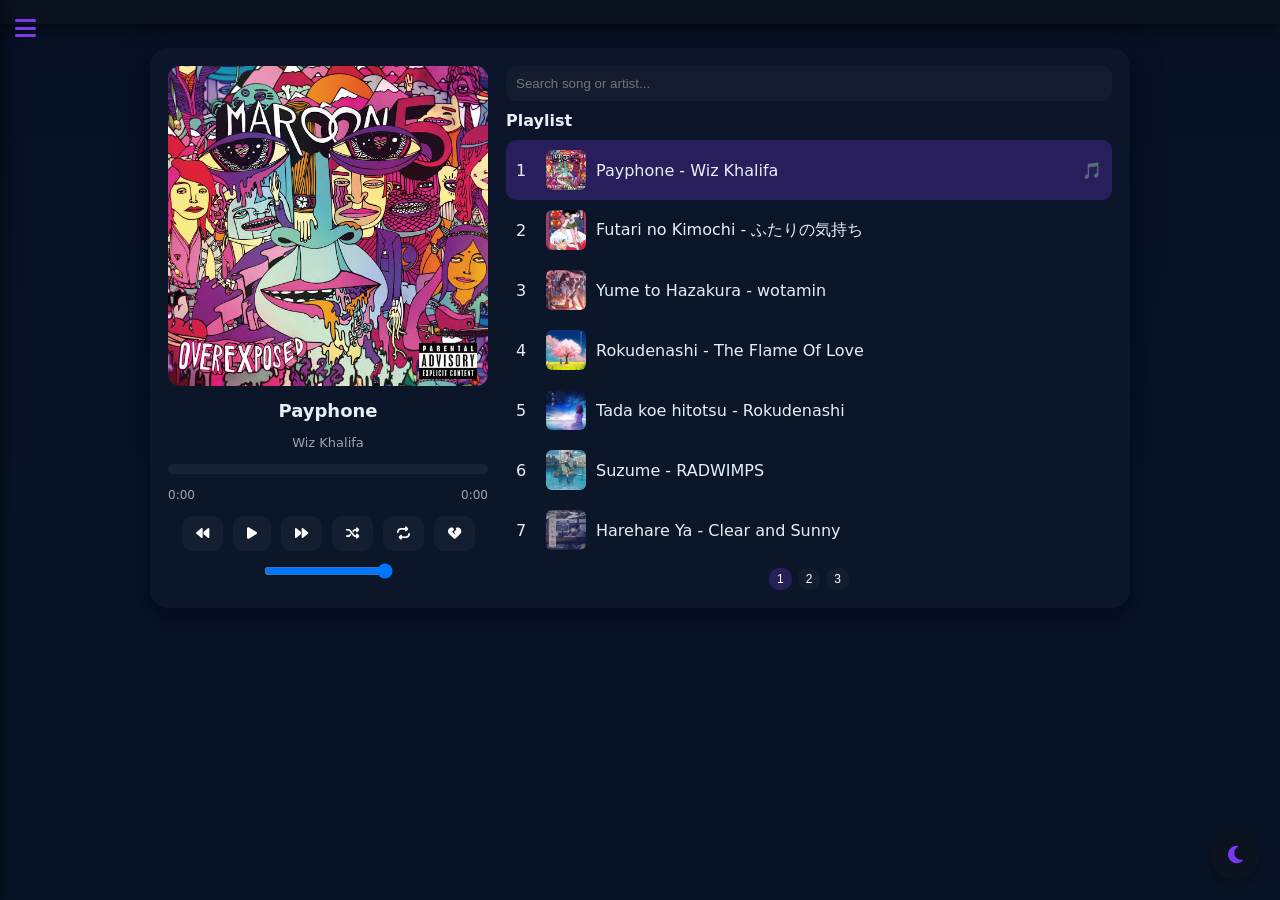
<file: index.html>
<!doctype html>
<html lang="en">
<head>
<meta charset="utf-8" />
<meta name="viewport" content="width=device-width, initial-scale=1" />
<link rel="stylesheet" href="https://cdnjs.cloudflare.com/ajax/libs/font-awesome/6.5.0/css/all.min.css"/>
<link rel="icon" type="image/png" href="images/music.png" />
<link rel="stylesheet" href="style.css" />
<title>Otokoi</title>
<style>

</style>
</head>

<div id="floatingUI"></div>
<script>
const floatingUI = document.getElementById('floatingUI');

// Array of Font Awesome music icon classes
const musicIcons = [
  'fa-solid fa-music',
  'fa-solid fa-headphones',
  'fa-solid fa-record-vinyl',
  'fa-solid fa-guitar',
  'fa-solid fa-drum'
];



function createFlower(){
  const flower = document.createElement('div');
  flower.className = 'floating-flower';

  flower.style.backgroundImage = "url('images/flower2.png')";
  flower.style.left = Math.random() * 100 + 'vw';
  flower.style.animationDuration = (Math.random() * 8 + 6) + 's';
  flower.style.transform = `scale(${Math.random() * 0.8 + 0.4})`;

  floatingUI.appendChild(flower);

  setTimeout(() => flower.remove(),
    parseFloat(flower.style.animationDuration) * 1000
  );
}

// spawn every 1.2s
setInterval(createFlower, 1800);



function createBubble() {
  const bubble = document.createElement('i'); // create an <i> element for FA
  bubble.className = musicIcons[Math.floor(Math.random() * musicIcons.length)] + ' floating-bubble';

  const size = Math.random() * 10 + 6; // 12px–32px
  bubble.style.fontSize = `${size}px`;
  bubble.style.left = `${Math.random() * 100}vw`;
  bubble.style.animationDuration = `${Math.random() * 8 + 5}s`; // 5-13s
  bubble.style.color = 'white';
  bubble.style.position = 'absolute';
  bubble.style.pointerEvents = 'none';
  bubble.style.opacity = 0.6;

  floatingUI.appendChild(bubble);

  // Remove after animation ends
  setTimeout(() => bubble.remove(), parseFloat(bubble.style.animationDuration) * 1000);
}

// Continuously create bubbles
setInterval(createBubble, 500); // every 0.5s
</script>

<body>

  
<div class="toggle-btn"><i class="fas fa-bars"></i></div>

<div class="sidebar" id="sidebar">
  <div class="close-btn" id="closeBtn"><i class="fas fa-times"></i></div>

  <!-- Website Logo + Name -->
  <div class="sidebar-header">
    <img src="images/flins.jpg" alt="Website Logo" class="sidebar-logo">
    <h2>Otokoi</h2>
  </div>

  <ul>
    <li><i class="fas fa-cog"></i> Settings</li>
    <li><i class="fas fa-info-circle"></i> About</li>
  </ul>

  <!-- Click Me Button fixed at bottom -->
    <a href="gallery.html" class="sidebar-btn" id="sidebarBtn">Click Me</a>


  <script>
    const sidebarBtn = document.getElementById('sidebarBtn');
const funnyText = document.getElementById('funnyText');

sidebarBtn.addEventListener('click', () => {
  funnyText.classList.add('show');

  // Remove class after animation ends (so it can trigger again)
  setTimeout(() => {
    funnyText.classList.remove('show');
  }, 2000); // matches animation duration
});

  </script>

</div>
<!-- Settings Modal -->
<div id="settingsModal" style="display:none; position:fixed; inset:0; background:rgba(0,0,0,0.6); align-items:center; justify-content:center; z-index:2000;">
  <div style="background:var(--card); padding:20px; border-radius:12px; min-width:250px; display:flex; flex-direction:column; gap:15px; position:relative;">
    <h3 style="margin:0; color:var(--accent); text-align:center;">Settings</h3>
    <label style="display:flex; flex-direction:column; gap:6px; color:inherit;">
      Font
    <!-- Include Minecraft and Genshin fonts via Google Fonts -->
    <link href="https://fonts.googleapis.com/css2?family=Press+Start+2P&family=Noto+Sans+SC&display=swap" rel="stylesheet">

<select id="fontSelect" style="padding:6px; border-radius:6px; border:none;">
  <option value="system-ui, sans-serif">System</option>
  <option value="Arial, sans-serif">Arial</option>
  <option value="'Press Start 2P', cursive">Minecraft</option>
</select>

    </label>

    <!-- Icon Buttons -->
    <div style="display:flex; justify-content:center; gap:20px; margin-top:10px;">
      <button id="saveSettings" style="background:none; border:none; cursor:pointer; font-size:1.5rem; color:var(--accent);" title="Save">
        <i class="fas fa-check"></i>
      </button>
      <button id="closeSettings" style="background:none; border:none; cursor:pointer; font-size:1.5rem; color:var(--accent);" title="Close">
        <i class="fas fa-times"></i>
      </button>
    </div>
  </div>
</div>
<style>
  /* About Modal */
.modal {
  display: none;
  position: fixed;
  z-index: 2000;
  left: 0;
  top: 0;
  width: 100%;
  height: 100%;
  overflow: auto;
  background-color: rgba(0,0,0,0.6);
}

.modal-content {
  background: var(--card);
  margin: 10% auto;
  padding: 20px;
  border-radius: 12px;
  width: 90%;
  max-width: 400px;
  color: inherit;
  text-align: center;
  box-shadow: 0 10px 30px rgba(0,0,0,0.5);
}

.modal-header {
  display: flex;
  justify-content: space-between;
  align-items: center;
}

.modal-header h3 {
  margin: 0;
  color: var(--accent);
}

.close {
  font-size: 1.5rem;
  cursor: pointer;
  color: var(--accent);
}

.about-logo {
  width: 120px;
  height: 120px;
  object-fit: cover;
  border-radius: 50%;
  border: 2px solid var(--accent);
  margin: 15px 0;
}

.modal-body p {
  font-size: 14px;
  line-height: 1.5;
  color: inherit;
}

</style>
<!-- About Modal -->
<div id="aboutModal" class="modal">
  <div class="modal-content">
    <div class="modal-header">
      <h3>About</h3>
      <span id="closeAbout" class="close">&times;</span>
    </div>
    <div class="modal-body">
      <img src="images/flins.jpg" alt="Website Logo" class="about-logo">
      <p>Wala lang.</p>
    </div>
  </div>
</div>

<script>
  // About modal
const aboutBtn = document.querySelector('.sidebar ul li:nth-child(2)');
const aboutModal = document.getElementById('aboutModal');
const closeAbout = document.getElementById('closeAbout');

aboutBtn.addEventListener('click', () => {
  aboutModal.style.display = 'block';
});

closeAbout.addEventListener('click', () => {
  aboutModal.style.display = 'none';
});

// Close modal if clicked outside content
window.addEventListener('click', (e) => {
  if(e.target == aboutModal){
    aboutModal.style.display = 'none';
  }
});

</script>


<!-- Overlay -->
<div id="sidebarOverlay"></div>
<script>
  // ===== Sidebar Toggle =====
  const sidebar = document.getElementById('sidebar');
  const toggleBtn = document.querySelector('.toggle-btn');
  const closeBtn = document.getElementById('closeBtn');
  const sidebarOverlay = document.getElementById('sidebarOverlay');

  toggleBtn.addEventListener('click', () => {
    sidebar.classList.add('active');
    toggleBtn.style.display = 'none';
  });

  closeBtn.addEventListener('click', () => {
    sidebar.classList.remove('active');
    toggleBtn.style.display = 'block';
  });

  // Close sidebar if clicked outside
  sidebarOverlay.addEventListener('click', () => {
    sidebar.classList.remove('active');
    toggleBtn.style.display = 'block';
  });

  // ===== Settings Modal =====
  const settingsModal = document.getElementById('settingsModal');
  const closeSettings = document.getElementById('closeSettings');
  const saveSettings = document.getElementById('saveSettings');
  const fontSelect = document.getElementById('fontSelect');

  // Open modal when clicking Settings in sidebar
  const settingsBtn = document.querySelector('.sidebar ul li i.fa-cog').parentElement;
  settingsBtn.addEventListener('click', () => {
    settingsModal.style.display = 'flex';
  });

  // Close modal
  closeSettings.addEventListener('click', () => {
    settingsModal.style.display = 'none';
  });

  // Save font choice
  saveSettings.addEventListener('click', () => {
    const selectedFont = fontSelect.value;
    document.body.style.fontFamily = selectedFont;
    localStorage.setItem('fontFamily', selectedFont);
    settingsModal.style.display = 'none';
  });

  // Load saved font on page load
  const savedFont = localStorage.getItem('fontFamily');
  if(savedFont){
    document.body.style.fontFamily = savedFont;
    fontSelect.value = savedFont;
  }

  // Close modal if click outside content
  settingsModal.addEventListener('click', e => {
    if(e.target === settingsModal) settingsModal.style.display = 'none';
  });
</script>


  <div class="theme-toggle" id="themeToggle" title="Toggle theme">
  <i class="fas fa-moon" id="themeIcon"></i>
</div>


<header>
  <h1></h1>
  <nav>
 
  </nav>
</header>

<div class="container">
<div class="player">
  <div class="left">
    <div class="cover" id="cover"></div>
    <div class="title" id="title">Loading...</div>
    <div class="artist" id="artist"></div>
    <div class="progress" id="progress"><div class="bar" id="bar"></div></div>
    <div class="time"><span id="current">0:00</span><span id="duration">0:00</span></div>
    <div class="controls">

      <button id="prev"><i class="fas fa-backward"></i></button>
      <button id="play"><i class="fas fa-play"></i></button>
      <button id="next"><i class="fas fa-forward"></i></button>
      <button id="shuffle"><i class="fas fa-random"></i></button>
      <button id="repeat"><i class="fas fa-repeat"></i></button>
      <button id="relapseBtn" title="Relapse Mode">
  <i class="fas fa-heart-broken"></i>
</button>

      <input type="range" id="volume" min="0" max="1" step="0.01" value="1" title="Volume">
    </div>
  </div>
  <div class="right">
    <input
  type="text"
  id="search"
  placeholder="Search song or artist..."
  style="
    padding:10px;
    border-radius:10px;
    border:none;
    margin-bottom:10px;
    background:var(--glass);
    color:inherit;
    outline:none;
  "
/>

    <b>Playlist</b>
    <div class="playlist" id="playlist"></div>
    <div class="pagination" id="pagination"></div>
  </div>
</div>
</div>

<audio id="audio"></audio>

<script src="script.js"></script>
</body>
</html>
</file>
<file: style.css>
/* Light mode variables */
body.light{
  --bg:#f5f7fb;
  --card:#ffffff;
  --muted:#5b6472;
  --accent:#7c3aed;
  --glass: rgba(0,0,0,0.05);
  background: linear-gradient(180deg,#e9ecf3 0%, #f5f7fb 60%);
  color:#0f1724;
}

.floating-flower{
  position:absolute;
  width: 200px;
  height: 160px;
  background-size: contain;
  background-repeat: no-repeat;
  opacity: 0.75;
  animation: floatAnim linear infinite;
  pointer-events: none;
}

/* Sidebar */
.sidebar {
  position: fixed;
  left: -250px; /* Hidden by default */
  top: 0;
  width: 250px;
  height: 100%;
  background: var(--card); /* Matches the rest of the app */
  color: #fff;
  transition: 0.3s;
  z-index: 1000;
  padding-top: 60px;
  box-shadow: 5px 0 15px rgba(0,0,0,0.4); /* slight shadow for depth */
  border-right: 1px solid rgba(255,255,255,0.05); /* subtle border */
}

/* Sidebar header with logo */
.sidebar-header {
  display: flex;
  flex-direction: column;
  align-items: center;
  margin-bottom: 30px;
}


/* Sidebar button fixed at bottom */
.sidebar-btn {
  position: absolute;
  bottom: 20px;
  left: 50%;
  transform: translateX(-50%);
  padding: 10px 20px;
  background: var(--accent);
  border: none;
  color: #fff;
  font-weight: 600;
  border-radius: 12px;
  cursor: pointer;
  transition: 0.3s;
}

.sidebar-btn:hover {
  background: linear-gradient(90deg, #7c3aed, #2b6ce4);
}
.sidebar-logo {
  width: 80px;
  height: 80px;
  object-fit: cover;
  border-radius: 50%;
  margin-bottom: 10px;
  border: 2px solid var(--accent);
}

.sidebar.active {
  left: 0;
}

.sidebar .close-btn {
  position: absolute;
  top: 15px;
  right: 15px;
  font-size: 1.5rem;
  cursor: pointer;
  color: var(--accent); /* match your accent color */
}

.sidebar h2 {
  text-align: center;
  margin-bottom: 30px;
  font-size: 1.5rem;
  color: var(--accent);
}

.sidebar ul {
  list-style: none;
  padding: 0;
}

.sidebar ul li {
  padding: 15px 20px;
  display: flex;
  align-items: center;
  cursor: pointer;
  transition: 0.2s;
  color: inherit;
}

.sidebar ul li:hover {
  background: rgba(124,58,237,0.1); /* soft hover effect using your accent */
}

.sidebar ul li i {
  margin-right: 15px;
  color: var(--accent);
}

/* Toggle button */
.toggle-btn {
  position: fixed;
  left: 15px;
  top: 15px;
  font-size: 1.5rem;
  cursor: pointer;
  z-index: 1100;
  color: var(--accent);
}


/* Modal styling */
.modal {
  display: none;
  position: fixed;
  inset: 0;
  background: rgba(0,0,0,0.6);
  align-items: center;
  justify-content: center;
  z-index: 2000;
}

.modal-content {
  background: var(--card);
  color: inherit;
  padding: 20px 30px;
  border-radius: 12px;
  max-width: 400px;
  width: 90%;
  text-align: center;
  box-shadow: 0 10px 25px rgba(0,0,0,0.5);
}

.modal-content h2 {
  margin-top: 0;
  color: var(--accent);
}

.modal-content label {
  display: block;
  margin: 20px 0 10px;
}

.modal-content select {
  width: 100%;
  padding: 8px;
  border-radius: 8px;
  border: 1px solid #ccc;
  background: var(--bg);
  color: inherit;
}

.modal-buttons {
  margin-top: 20px;
  display: flex;
  justify-content: space-around;
}

.modal-buttons button {
  padding: 10px 18px;
  border-radius: 8px;
  border: none;
  cursor: pointer;
  font-weight: bold;
  background: var(--accent);
  color: #fff;
  transition: 0.3s;
}

.modal-buttons button:hover {
  background: linear-gradient(90deg, #7c3aed, #2b6ce4);
}



/* Animated gradient background for the whole body */
body.animated-bg {
  background: linear-gradient(270deg, #7c3aed, #2b6ce4, #e91e63, #ff9800);
  background-size: 800% 800%;
  animation: gradientBG 20s ease infinite;
}

@keyframes gradientBG {
  0% { background-position: 0% 50%; }
  50% { background-position: 100% 50%; }
  100% { background-position: 0% 50%; }
}


/* Floating toggle button */
.theme-toggle{
  position:fixed;
  bottom:20px;
  right:20px;
  width:50px;
  height:50px;
  border-radius:50%;
  background:var(--card);
  display:flex;
  align-items:center;
  justify-content:center;
  cursor:pointer;
  box-shadow:0 8px 20px rgba(0,0,0,0.3);
  z-index:999;
  transition:0.3s;
}

.theme-toggle i{
  font-size:20px;
  color:var(--accent);
}

.theme-toggle:hover{
  transform:scale(1.1);
}

:root{
  --bg:#0f1724; --card:#0b1220; --muted:#9aa4b2; --accent:#7c3aed; --glass: rgba(255,255,255,0.03);
}
*{box-sizing:border-box}
body{
  margin:0; font-family:system-ui,Segoe UI,Roboto,Arial; min-height:100vh;
  background: linear-gradient(180deg,#071025 0%, #081426 60%);
  color:#e6eef8;
}
header{
  width:100%; padding:12px 24px; display:flex; align-items:center; justify-content:space-between;
  background: var(--card); position:sticky; top:0; z-index:100; box-shadow: 0 5px 15px rgba(0,0,0,0.5);
}
header h1{margin:0; font-size:20px; cursor:pointer; color:var(--accent);}
header nav a{margin-left:18px; color:#e6eef8; text-decoration:none; font-weight:500;}
header nav a:hover{color:var(--accent);}
.container{display:flex; justify-content:center; padding:24px;}
.player{
  width:100%; max-width:980px; background:linear-gradient(180deg, rgba(255,255,255,0.02), rgba(255,255,255,0.01));
  border-radius:18px; padding:18px; box-shadow: 0 10px 30px rgba(2,6,23,0.7);
  display:grid; grid-template-columns:320px 1fr; gap:18px;
}
.left{
  display:flex; flex-direction:column; gap:14px; align-items:center;
}
.cover{
  width:100%; aspect-ratio:1/1; background:linear-gradient(135deg,var(--accent), #2b6ce4);
  border-radius:12px; display:flex; align-items:center; justify-content:center; background-size:cover;
}
.title{font-weight:700; font-size:18px; text-align:center;}
.artist{font-size:13px; color:var(--muted); text-align:center;}
.progress{height:10px; background:rgba(255,255,255,0.05); border-radius:999px; cursor:pointer; width:100%;}
.progress .bar{height:100%; width:0%; border-radius:999px; background:linear-gradient(90deg,var(--accent), #2b6ce4);}
.time{display:flex; justify-content:space-between; font-size:12px; color:var(--muted); width:100%;}
.controls{display:flex; justify-content:center; gap:10px; flex-wrap:wrap;}
button{background:var(--glass); border:0; color:white; padding:10px 14px; border-radius:10px; cursor:pointer; transition:0.2s;}
button:hover{background:rgba(124,58,237,0.25);}
input[type=range]{cursor:pointer;}
.right{display:flex; flex-direction:column;}
.playlist{margin-top:10px; overflow:auto; max-height:420px;}
.track{padding:10px; border-radius:10px; cursor:pointer; display:flex; align-items:center; gap:10px;}
.track img{width:40px; height:40px; object-fit:cover; border-radius:6px;}
.track:hover{background:rgba(255,255,255,0.05);}
.track.playing{background:rgba(124,58,237,0.25);}
.pagination{display:flex; justify-content:center; gap:6px; margin-top:8px; flex-wrap:wrap;}
.pagination button{padding:4px 8px; font-size:12px;}
footer{margin-top:24px;text-align:center;color:var(--muted); font-size:12px;}

/* Responsive adjustments */
@media (max-width:880px){
  .player{grid-template-columns:1fr; padding:12px;}
  .left{flex-direction:column; align-items:center;}
  .cover{width:80%; max-width:250px;}
  .controls{gap:8px; flex-wrap:wrap;}
  .playlist{max-height:300px;}
}

@media (max-width:500px){
  header{flex-direction:column; align-items:flex-start;}
  header nav a{margin-left:0; margin-top:8px;}
  .cover{width:100%; max-width:200px;}
  .title{font-size:16px;}
  .artist{font-size:12px;}
  .controls button{padding:8px 10px; font-size:14px;}
  .time{font-size:11px;}
  .pagination button{padding:3px 6px; font-size:10px;}
}

/* Playlist scrollbar */
.playlist::-webkit-scrollbar{
  width:8px;
}

.playlist::-webkit-scrollbar-track{
  background:transparent;
}

.playlist::-webkit-scrollbar-thumb{
  background:linear-gradient(180deg,var(--accent), #2b6ce4);
  border-radius:10px;
}

.playlist::-webkit-scrollbar-thumb:hover{
  background:var(--accent);
}

/* Firefox */
.playlist{
  scrollbar-width:thin;
  scrollbar-color: var(--accent) transparent;
}
/* ===== FIX CONTROLS COLOR IN LIGHT MODE ===== */
body.light button{
  color:#0f1724;
}

body.light button:hover{
  background:rgba(124,58,237,0.15);
}

body.light .controls i{
  color:#0f1724;
}

/* Progress bar background */
body.light .progress{
  background:rgba(0,0,0,0.1);
}

/* Playlist text */
body.light .track{
  color:#0f1724;
}

body.light .track:hover{
  background:rgba(0,0,0,0.05);
}

/* Pagination buttons */
body.light .pagination button{
  color:#0f1724;
}

/* Header text */
body.light header nav a{
  color:#0f1724;
}
body.light .controls button{
  border:1px solid rgba(0,0,0,0.08);
}

#likeBtn.active i{
  color:#ff4d6d;
}

.progress .bar{
  transition: width 0.2s linear;
}
.track.playing::after{
  content:"🎵";
  margin-left:auto;
}

/* ===== VIDEO MODAL ===== */
.video-modal{
  position:fixed;
  inset:0;
  background:rgba(0,0,0,0.6);
  display:none;
  align-items:center;
  justify-content:center;
  z-index:1000;
}

.video-modal.show{
  display:flex;
}

#videoCanvas{
  width:400px;
  max-width:90vw;
  border-radius:12px;
}

#greenVideo{
  position: absolute;
  left: -9999px;
  top: -9999px;
}


#closeVideo{
  position:absolute;
  top:20px;
  right:20px;
  background:var(--card);
  border:none;
  color:inherit;
  font-size:18px;
  padding:8px 12px;
  border-radius:50%;
  cursor:pointer;
}

/* ===== MOBILE FLOATING ICON FIX ===== */
@media (max-width:600px){

  .theme-toggle{
    width:44px;
    height:44px;
    bottom:16px;
    right:16px;
  }

  /* Video toggle sits ABOVE theme toggle */
  #videoToggle{
    right:16px !important;
    bottom:72px;
  }

  .theme-toggle i{
    font-size:18px;
  }
}

/* Extra small phones */
@media (max-width:380px){
  .theme-toggle{
    width:40px;
    height:40px;
  }

  #videoToggle{
    bottom:64px;
  }

  .theme-toggle i{
    font-size:16px;
  }
}

.video-modal{
  pointer-events:auto;
}

.theme-toggle{
  touch-action:manipulation;
}

#floatingUI {
  position: fixed;
  inset: 0;
  pointer-events: none; /* don’t block clicks */
  z-index: 1;
  overflow: hidden;
}

.floating-bubble {
  position: absolute;
  border-radius: 50%;
  opacity: 0.6;
  animation: floatAnim linear infinite;
}

@keyframes floatAnim {
  0% {
    transform: translateY(100vh) scale(0);
    opacity: 0;
  }
  10% {
    opacity: 0.3;
  }
  50% {
    opacity: 0.6;
  }
  100% {
    transform: translateY(-10vh) scale(1);
    opacity: 0;
  }
}
#sidebarOverlay {
  position: fixed;
  inset: 0; /* covers the whole screen */
  background: rgba(0,0,0,0.4); /* semi-transparent */
  z-index: 900; /* below the sidebar */
  display: none; /* hidden by default */
}
#sidebar.active + #sidebarOverlay {
  display: block; /* show when sidebar is active */
}

/* Floating funny text */
.funny-text {
  position: fixed;
  top: 50%;
  left: 50%;
  transform: translate(-50%, -50%) scale(0);
  font-size: 4rem;
  font-weight: bold;
  color: var(--accent);
  opacity: 0;
  pointer-events: none;
  z-index: 3000;
  text-align: center;
  transition: transform 0.5s ease, opacity 0.5s ease;
}

.funny-text.show {
  transform: translate(-50%, -50%) scale(1.5);
  opacity: 1;
  animation: fadeOut 2s forwards;
}

@keyframes fadeOut {
  0% {
    transform: translate(-50%, -50%) scale(1.5);
    opacity: 1;
  }
  100% {
    transform: translate(-50%, -50%) scale(2);
    opacity: 0;
  }
}
</file>
